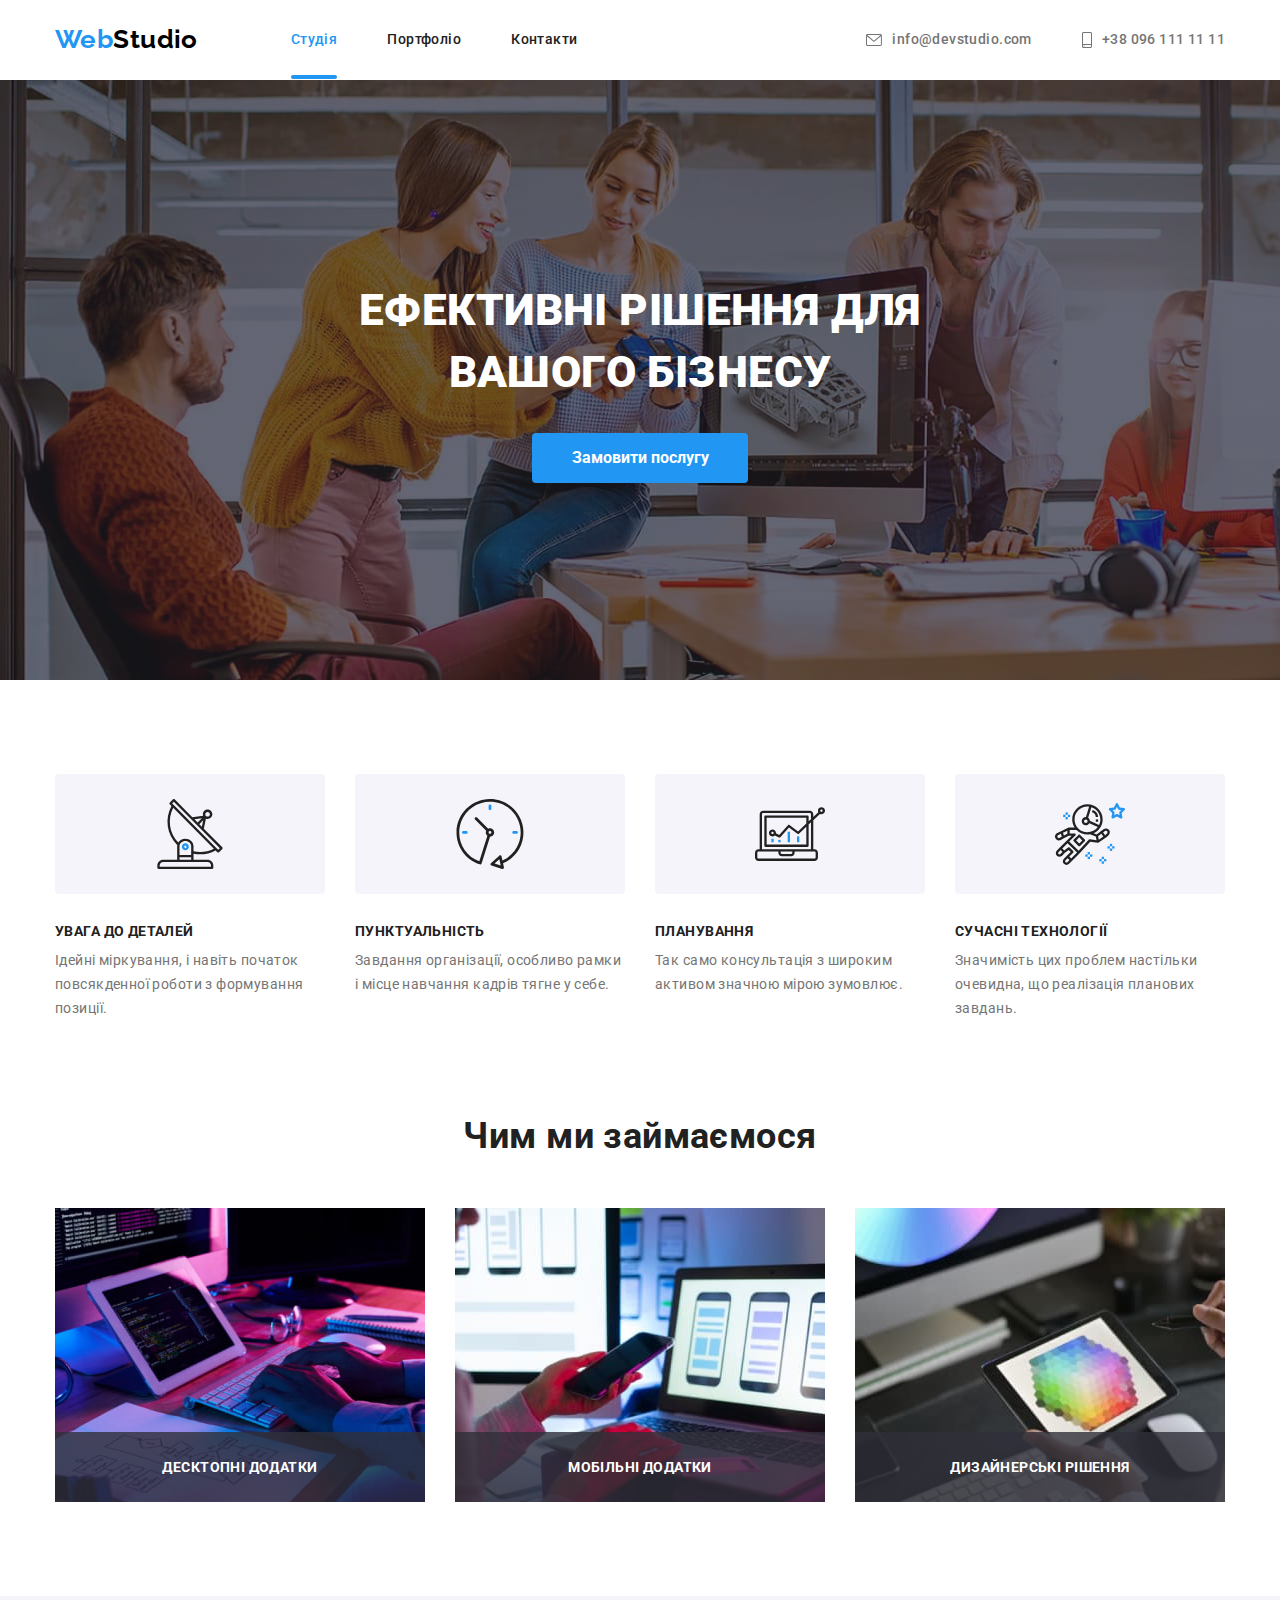
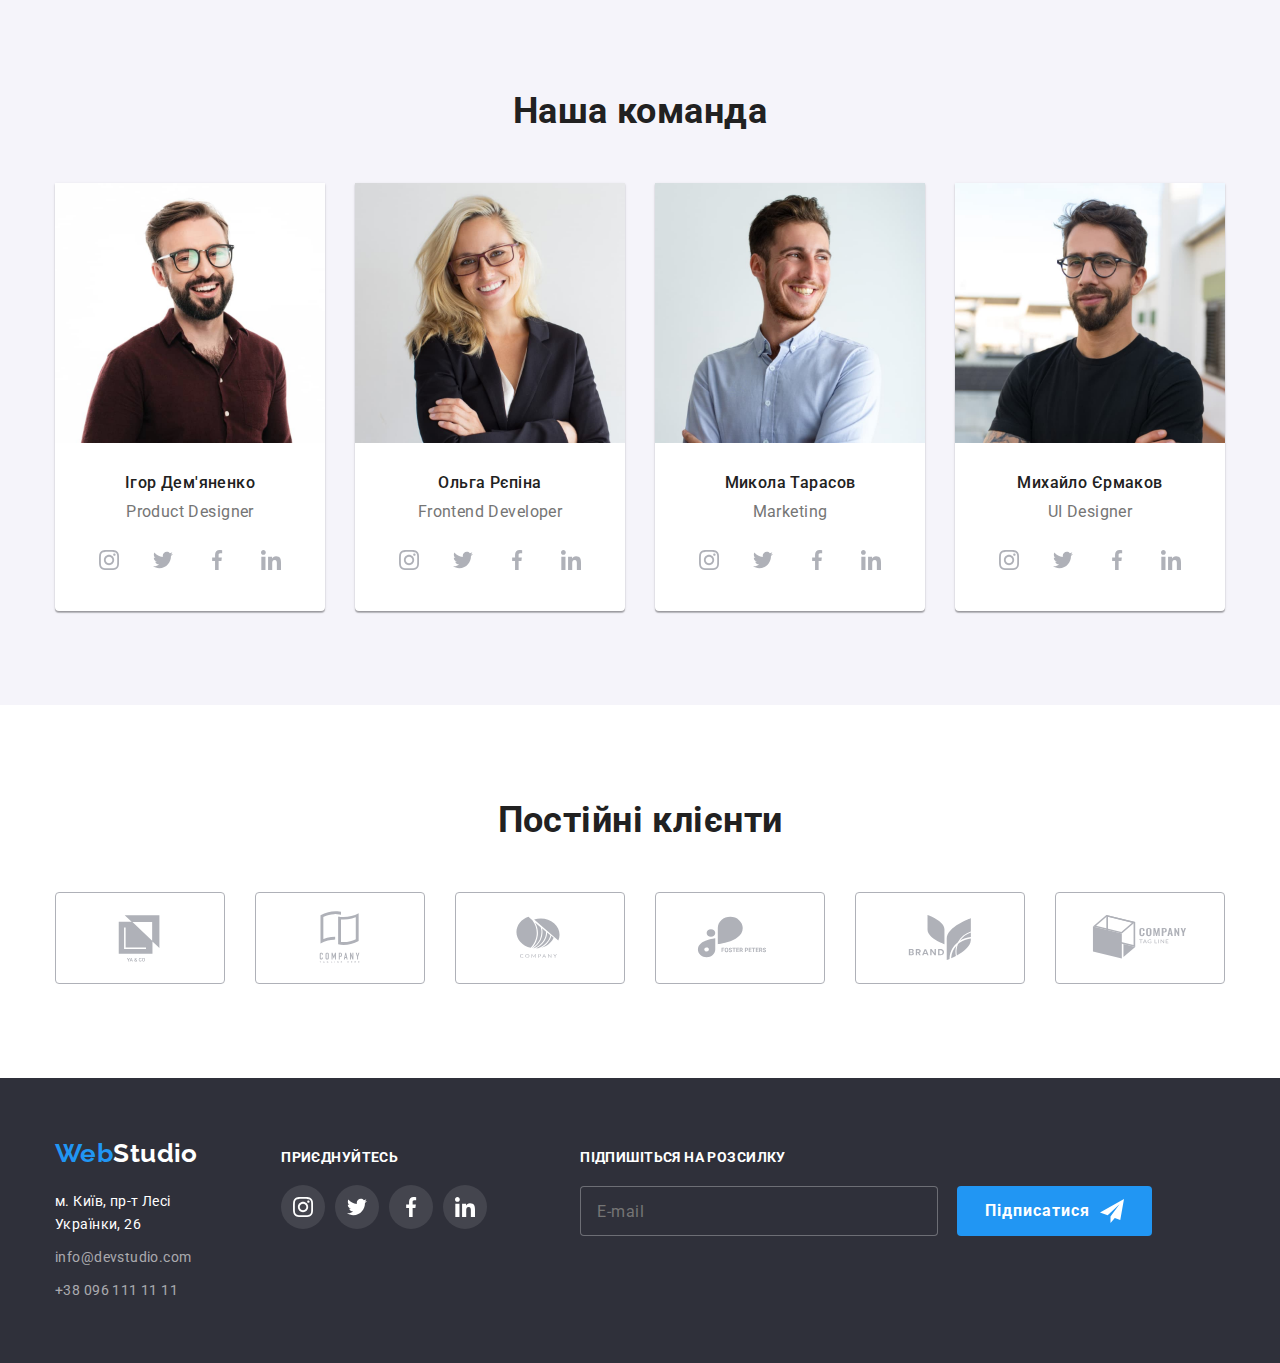
<file: index.html>
<!DOCTYPE html>
<html lang="en">
  <head>
    <meta charset="UTF-8" />
    <meta http-equiv="X-UA-Compatible" content="IE=edge" />
    <meta name="viewport" content="width=device-width, initial-scale=1.0" />
    <title>WebStudio</title>
    <link rel="stylesheet" href="./css/normalize.css" />
    <link rel="preconnect" href="https://fonts.googleapis.com" />
    <link rel="preconnect" href="https://fonts.gstatic.com" crossorigin />
    <link
      href="https://fonts.googleapis.com/css2?family=Raleway:wght@700&family=Roboto:wght@400;500;700;900&display=swap"
      rel="stylesheet"
    />
    <link rel="stylesheet" href="./css/styles.css" />
    <link rel="stylesheet" href="./potfolio.html" />
  </head>

  <body>
    <header>
      <div class="container header-container">
        <nav class="nav">
          <a href="index.html" class="logo">
            <span class="span-web">Web</span
            ><span class="span-studio">Studio</span>
          </a>

          <ul class="site-nav">
            <li><a href="" class="link current active"> Студія</a></li>
            <li><a href="./potfolio.html" class="link">Портфоліо</a></li>
            <li><a href="" class="link">Контакти</a></li>
          </ul>
        </nav>

        <ul class="auth-nav">
          <li>
            <a href="mailto:info@devstudio.com">
              <svg class="socials-item" width="16px" height="12px">
                <use href="./images/sprite.svg#envelope-hover"></use>
              </svg>
              info@devstudio.com
            </a>
          </li>
          <li>
            <a href="tel:+380961111111">
              <svg class="socials-item" width="10px" height="16px">
                <use href="./images/sprite.svg#smartphone"></use>
              </svg>
              +38 096 111 11 11</a
            >
          </li>
        </ul>
      </div>
    </header>

    <main>
      <section class="hero overlay">
        <div class="container">
          <h1 class="hero-title">Ефективні рішення для вашого бізнесу</h1>
          <button data-modal-open class="hero-button" type="button">
            Замовити послугу
          </button>
        </div>
      </section>

      <section class="features">
        <div class="container">
          <ul class="feature-list">
            <li>
              <div class="feature-item-box">
                <svg class="feature-item" width="70px" height="70px">
                  <use href="./images/sprite.svg#antenna"></use>
                </svg>
              </div>
              <h3 class="title">УВАГА ДО ДЕТАЛЕЙ</h3>
              <p class="text">
                Ідейні міркування, і навіть початок повсякденної роботи з
                формування позиції.
              </p>
            </li>

            <li>
              <div class="feature-item-box">
                <svg class="feature-item" width="70px" height="70px">
                  <use href="./images/sprite.svg#clock"></use>
                </svg>
              </div>
              <h3 class="title">ПУНКТУАЛЬНІСТЬ</h3>
              <p class="text">
                Завдання організації, особливо рамки і місце навчання кадрів
                тягне у себе.
              </p>
            </li>

            <li>
              <div class="feature-item-box">
                <svg class="feature-item" width="70px" height="70px">
                  <use href="./images/sprite.svg#diagram"></use>
                </svg>
              </div>
              <h3 class="title">ПЛАНУВАННЯ</h3>
              <p class="text">
                Так само консультація з широким активом значною мірою зумовлює.
              </p>
            </li>

            <li>
              <div class="feature-item-box">
                <svg class="feature-item" width="70px" height="70px">
                  <use href="./images/sprite.svg#astronaut"></use>
                </svg>
              </div>
              <h3 class="title">СУЧАСНІ ТЕХНОЛОГІЇ</h3>
              <p class="text">
                Значимість цих проблем настільки очевидна, що реалізація
                планових завдань.
              </p>
            </li>
          </ul>
        </div>
      </section>
      <section class="our-features">
        <div class="container">
          <h2 class="section-title">Чим ми займаємося</h2>
          <div class="feature-list-section">
            <ul>
              <li class="feature-list-item">
                <img
                  src="./images/box1.jpg"
                  alt="Процес написання коду"
                  width="370"
                  height="294"
                />
                <div class="feature-list-bgd">
                  <p>Десктопні додатки</p>
                </div>
              </li>
              <li class="feature-list-item">
                <img
                  src="./images/box2.jpg"
                  alt="Дизайнер розробляє макет сторінки"
                  width="370"
                  height="294"
                />
                <div class="feature-list-bgd">
                  <p>Мобільні додатки</p>
                </div>
              </li>
              <li class="feature-list-item">
                <img
                  src="./images/box3.jpg"
                  alt="Дизайнер обирає палітру кольорів"
                  width="370"
                  height="294"
                />
                <div class="feature-list-bgd">
                  <p>Дизайнерські рішення</p>
                </div>
              </li>
            </ul>
          </div>
        </div>
      </section>
      <section class="team">
        <div class="container">
          <h2 class="team-title">Наша команда</h2>
          <ul class="team-list">
            <li class="team-list-box">
              <img src="./images/igor.jpg" alt="Фото Ігора" width="270" />
              <h3 class="team-subtitle">Ігор Дем'яненко</h3>
              <p class="team-text">Product Designer</p>
              <ul class="team-socials">
                <li class="team-socials-link">
                  <a
                    class="socials-link"
                    href="https://www.instagram.com/"
                    aria-label="Instagram"
                    target="_blank"
                    rel="noopener noreferrer"
                  >
                    <svg class="team-socials-item" width="20px" height="20px">
                      <use href="./images/sprite.svg#instagram"></use>
                    </svg>
                  </a>
                </li>
                <li class="team-socials-link">
                  <a
                    class="socials-link"
                    href="https://twitter.com/"
                    aria-label="twitter"
                    target="_blank"
                    rel="noopener noreferrer"
                  >
                    <svg class="team-socials-item" width="20px" height="20px">
                      <use href="./images/sprite.svg#twitter"></use>
                    </svg>
                  </a>
                </li>
                <li class="team-socials-link">
                  <a
                    class="socials-link"
                    href="https://www.facebook.com/"
                    aria-label="facebook"
                    target="_blank"
                    rel="noopener noreferrer"
                  >
                    <svg class="team-socials-item" width="20px" height="20px">
                      <use href="./images/sprite.svg#facebook"></use>
                    </svg>
                  </a>
                </li>
                <li class="team-socials-link">
                  <a
                    class="socials-link"
                    href="https://www.linkedin.com/"
                    aria-label="linkedin"
                    target="_blank"
                    rel="noopener noreferrer"
                  >
                    <svg class="team-socials-item" width="20px" height="20px">
                      <use href="./images/sprite.svg#linkedin"></use>
                    </svg>
                  </a>
                </li>
              </ul>
            </li>
            <li class="team-list-box">
              <img src="./images/olga.jpg" alt="Фото Ольги" width="270" />
              <h3 class="team-subtitle">Ольга Рєпіна</h3>
              <p class="team-text">Frontend Developer</p>
              <ul class="team-socials">
                <li class="team-socials-link">
                  <a
                    class="socials-link"
                    href="https://www.instagram.com/"
                    aria-label="Instagram"
                    target="_blank"
                    rel="noopener noreferrer"
                  >
                    <svg class="team-socials-item" width="20px" height="20px">
                      <use href="./images/sprite.svg#instagram"></use>
                    </svg>
                  </a>
                </li>
                <li class="team-socials-link">
                  <a
                    class="socials-link"
                    href="https://twitter.com/"
                    aria-label="twitter"
                    target="_blank"
                    rel="noopener noreferrer"
                  >
                    <svg class="team-socials-item" width="20px" height="20px">
                      <use href="./images/sprite.svg#twitter"></use>
                    </svg>
                  </a>
                </li>
                <li class="team-socials-link">
                  <a
                    class="socials-link"
                    href="https://www.facebook.com/"
                    aria-label="facebook"
                    target="_blank"
                    rel="noopener noreferrer"
                  >
                    <svg class="team-socials-item" width="20px" height="20px">
                      <use href="./images/sprite.svg#facebook"></use>
                    </svg>
                  </a>
                </li>
                <li class="team-socials-link">
                  <a
                    class="socials-link"
                    href="https://www.linkedin.com/"
                    aria-label="linkedin"
                    target="_blank"
                    rel="noopener noreferrer"
                  >
                    <svg class="team-socials-item" width="20px" height="20px">
                      <use href="./images/sprite.svg#linkedin"></use>
                    </svg>
                  </a>
                </li>
              </ul>
            </li>
            <li class="team-list-box">
              <img src="./images/mykola.jpg" alt="Фото Миколи" width="270" />
              <h3 class="team-subtitle">Микола Тарасов</h3>
              <p class="team-text">Marketing</p>
              <ul class="team-socials">
                <li class="team-socials-link">
                  <a
                    class="socials-link"
                    href="https://www.instagram.com/"
                    aria-label="Instagram"
                    target="_blank"
                    rel="noopener noreferrer"
                  >
                    <svg class="team-socials-item" width="20px" height="20px">
                      <use href="./images/sprite.svg#instagram"></use>
                    </svg>
                  </a>
                </li>
                <li class="team-socials-link">
                  <a
                    class="socials-link"
                    href="https://twitter.com/"
                    aria-label="twitter"
                    target="_blank"
                    rel="noopener noreferrer"
                  >
                    <svg class="team-socials-item" width="20px" height="20px">
                      <use href="./images/sprite.svg#twitter"></use>
                    </svg>
                  </a>
                </li>
                <li class="team-socials-link">
                  <a
                    class="socials-link"
                    href="https://www.facebook.com/"
                    aria-label="facebook"
                    target="_blank"
                    rel="noopener noreferrer"
                  >
                    <svg class="team-socials-item" width="20px" height="20px">
                      <use href="./images/sprite.svg#facebook"></use>
                    </svg>
                  </a>
                </li>
                <li class="team-socials-link">
                  <a
                    class="socials-link"
                    href="https://www.linkedin.com/"
                    aria-label="linkedin"
                    target="_blank"
                    rel="noopener noreferrer"
                  >
                    <svg class="team-socials-item" width="20px" height="20px">
                      <use href="./images/sprite.svg#linkedin"></use>
                    </svg>
                  </a>
                </li>
              </ul>
            </li>
            <li class="team-list-box">
              <img src="./images/mykhailo.jpg" alt="Фото Михайла" width="270" />
              <h3 class="team-subtitle">Михайло Єрмаков</h3>
              <p class="team-text">UI Designer</p>
              <ul class="team-socials">
                <li class="team-socials-link">
                  <a
                    class="socials-link"
                    href="https://www.instagram.com/"
                    aria-label="Instagram"
                    target="_blank"
                    rel="noopener noreferrer"
                  >
                    <svg class="team-socials-item" width="20px" height="20px">
                      <use href="./images/sprite.svg#instagram"></use>
                    </svg>
                  </a>
                </li>
                <li class="team-socials-link">
                  <a
                    class="socials-link"
                    href="https://twitter.com/"
                    aria-label="twitter"
                    target="_blank"
                    rel="noopener noreferrer"
                  >
                    <svg class="team-socials-item" width="20px" height="20px">
                      <use href="./images/sprite.svg#twitter"></use>
                    </svg>
                  </a>
                </li>
                <li class="team-socials-link">
                  <a
                    class="socials-link"
                    href="https://www.facebook.com/"
                    aria-label="facebook"
                    target="_blank"
                    rel="noopener noreferrer"
                  >
                    <svg class="team-socials-item" width="20px" height="20px">
                      <use href="./images/sprite.svg#facebook"></use>
                    </svg>
                  </a>
                </li>
                <li class="team-socials-link">
                  <a
                    class="socials-link"
                    href="https://www.linkedin.com/"
                    aria-label="linkedin"
                    target="_blank"
                    rel="noopener noreferrer"
                  >
                    <svg class="team-socials-item" width="20px" height="20px">
                      <use href="./images/sprite.svg#linkedin"></use>
                    </svg>
                  </a>
                </li>
              </ul>
            </li>
          </ul>
        </div>
      </section>

      <section class="clients">
        <div class="container">
          <h2 class="team-title">Постійні клієнти</h2>
          <ul class="clients-list">
            <li class="clients-link-box">
              <a
                class="clients-link"
                href="#"
                aria-label="group"
                target="_blank"
                rel="noopener noreferrer"
              >
                <svg class="clients-item" width="106px" height="60px">
                  <use href="./images/sprite.svg#first"></use>
                </svg>
              </a>
            </li>

            <li class="clients-link-box">
              <a
                class="clients-link"
                href="#"
                aria-label="group"
                target="_blank"
                rel="noopener noreferrer"
              >
                <svg class="clients-item" width="106px" height="60px">
                  <use href="./images/sprite.svg#secondd"></use>
                </svg>
              </a>
            </li>
            <li class="clients-link-box">
              <a
                class="clients-link"
                href="#"
                aria-label="group"
                target="_blank"
                rel="noopener noreferrer"
              >
                <svg class="clients-item" width="106px" height="60px">
                  <use href="./images/sprite.svg#thirdd"></use>
                </svg>
              </a>
            </li>
            <li class="clients-link-box">
              <a
                class="clients-link"
                href="#"
                aria-label="group"
                target="_blank"
                rel="noopener noreferrer"
              >
                <svg class="clients-item" width="106px" height="60px">
                  <use href="./images/sprite.svg#fourth"></use>
                </svg>
              </a>
            </li>

            <li class="clients-link-box">
              <a
                class="clients-link"
                href="#"
                aria-label="group"
                target="_blank"
                rel="noopener noreferrer"
              >
                <svg class="clients-item" width="106px" height="60px">
                  <use href="./images/sprite.svg#fifth"></use>
                </svg>
              </a>
            </li>

            <li class="clients-link-box">
              <a
                class="clients-link"
                href="#"
                aria-label="group"
                target="_blank"
                rel="noopener noreferrer"
              >
                <svg class="clients-item" width="106px" height="60px">
                  <use href="./images/sprite.svg#sixth"></use>
                </svg>
              </a>
            </li>
          </ul>
        </div>
      </section>
    </main>

    <footer>
      <div class="container footer-container">
        <div class="footer-first-box">
          <a class="footer-logo" href="./index.html"
            ><span class="span-web">Web</span
            ><span class="white-studio">Studio</span></a
          >
          <address class="footer-address">
            <a
              class="map"
              href="https://goo.gl/maps/RUZHMx7vCEXSRvLN9"
              target="_blank"
              rel="noopener norefferer"
              >м. Київ, пр-т Лесі Українки, 26</a
            >
            <ul class="contact">
              <li>
                <a href="mailto:info@devstudio.com">info@devstudio.com</a>
              </li>
              <li><a href="tel:+380961111111">+38 096 111 11 11</a></li>
            </ul>
          </address>
        </div>
        <div class="footer-second-box">
          <p class="socials-title">приєднуйтесь</p>
          <ul class="footer-socials">
            <li class="footer-socials-link">
              <a
                class="footer-link"
                href="https://www.instagram.com/"
                aria-label="Instagram"
                target="_blank"
                rel="noopener noreferrer"
              >
                <svg class="footer-socials-item" width="20px" height="20px">
                  <use href="./images/sprite.svg#instagram"></use>
                </svg>
              </a>
            </li>
            <li class="footer-socials-link">
              <a
                class="footer-link"
                href="https://twitter.com/"
                aria-label="twitter"
                target="_blank"
                rel="noopener noreferrer"
              >
                <svg class="footer-socials-item" width="20px" height="20px">
                  <use href="./images/sprite.svg#twitter"></use>
                </svg>
              </a>
            </li>
            <li class="footer-socials-link">
              <a
                class="footer-link"
                href="https://www.facebook.com/"
                aria-label="facebook"
                target="_blank"
                rel="noopener noreferrer"
              >
                <svg class="footer-socials-item" width="20px" height="20px">
                  <use href="./images/sprite.svg#facebook"></use>
                </svg>
              </a>
            </li>
            <li class="footer-socials-link">
              <a
                class="footer-link"
                href="https://www.linkedin.com/"
                aria-label="linkedin"
                target="_blank"
                rel="noopener noreferrer"
              >
                <svg class="footer-socials-item" width="20px" height="20px">
                  <use href="./images/sprite.svg#linkedin"></use>
                </svg>
              </a>
            </li>
          </ul>
        </div>
        <div class="footer-follow">
          <form class="footer-form">
            <label>
              <span class="footer-follow-subscribe"
                >Підпишіться на розсилку</span
              >
              <input
                type="text"
                name="email"
                placeholder="E-mail"
                class="footer-follow-input"
              />
            </label>

            <button type="submit" class="footer-button-subscribe">
              Підписатися
              <img
                class="telegram-footer-button"
                src="./images/icons/icon-send.svg"
                alt=""
                width="24"
                height="24"
              />
            </button>
          </form>
        </div>
      </div>
    </footer>

    <div class="backdrop is-hidden" data-modal>
      <div class="modal">
        <button type="button" class="close-button" data-modal-close>
          <svg class="close-black" width="18" height="18">
            <use href="./images/sprite.svg#close-black"></use>
          </svg>
        </button>

        <p class="modal-title">Залиште свої дані, ми вам передзвонимо</p>

        <form class="modal-form">
          <div class="form-field">
            <label for="name" class="form-label">Ім'я</label>
            <input class="form-input" type="text" name="name" id="name" />

            <svg class="form-icon" width="18" height="18">
              <use href="./images/sprite.svg#person"></use>
            </svg>
          </div>
          <div class="form-field">
            <label for="tel" class="form-label">Телефон</label>
            <input class="form-input" type="tel" name="tel" id="tel" />
            <svg class="form-icon" width="18" height="18">
              <use href="./images/sprite.svg#phone"></use>
            </svg>
          </div>
          <div class="form-field">
            <label for="mail" class="form-label">Пошта</label>
            <input class="form-input" type="mail" name="mail" id="mail" />
            <svg class="form-icon" width="18" height="18">
              <use href="./images/sprite.svg#email"></use>
            </svg>
          </div>
          <div class="form-field">
            <label for="comment" class="form-label">Коментар</label>
            <textarea
              class="comment"
              name="comment"
              id="comment"
              rows="6"
              placeholder="Введіть текст"
            ></textarea>
          </div>
          <div class="checkbox">
            <label class="checkbox-label">
              <input
                class="checkbox-input"
                type="checkbox"
                name="agree"
                value="agree"
              />
              <span class="icon"></span>
              <span class="checkbox-agreement"
                >Погоджуюся з розсилкою та приймаю
              </span>
              <a href="#">Умови договору</a>
            </label>
          </div>
          <button class="form-btn" type="submit">Відправити</button>
        </form>
      </div>
    </div>
    <script src="./js/modal.js"></script>
  </body>
</html>
</file>
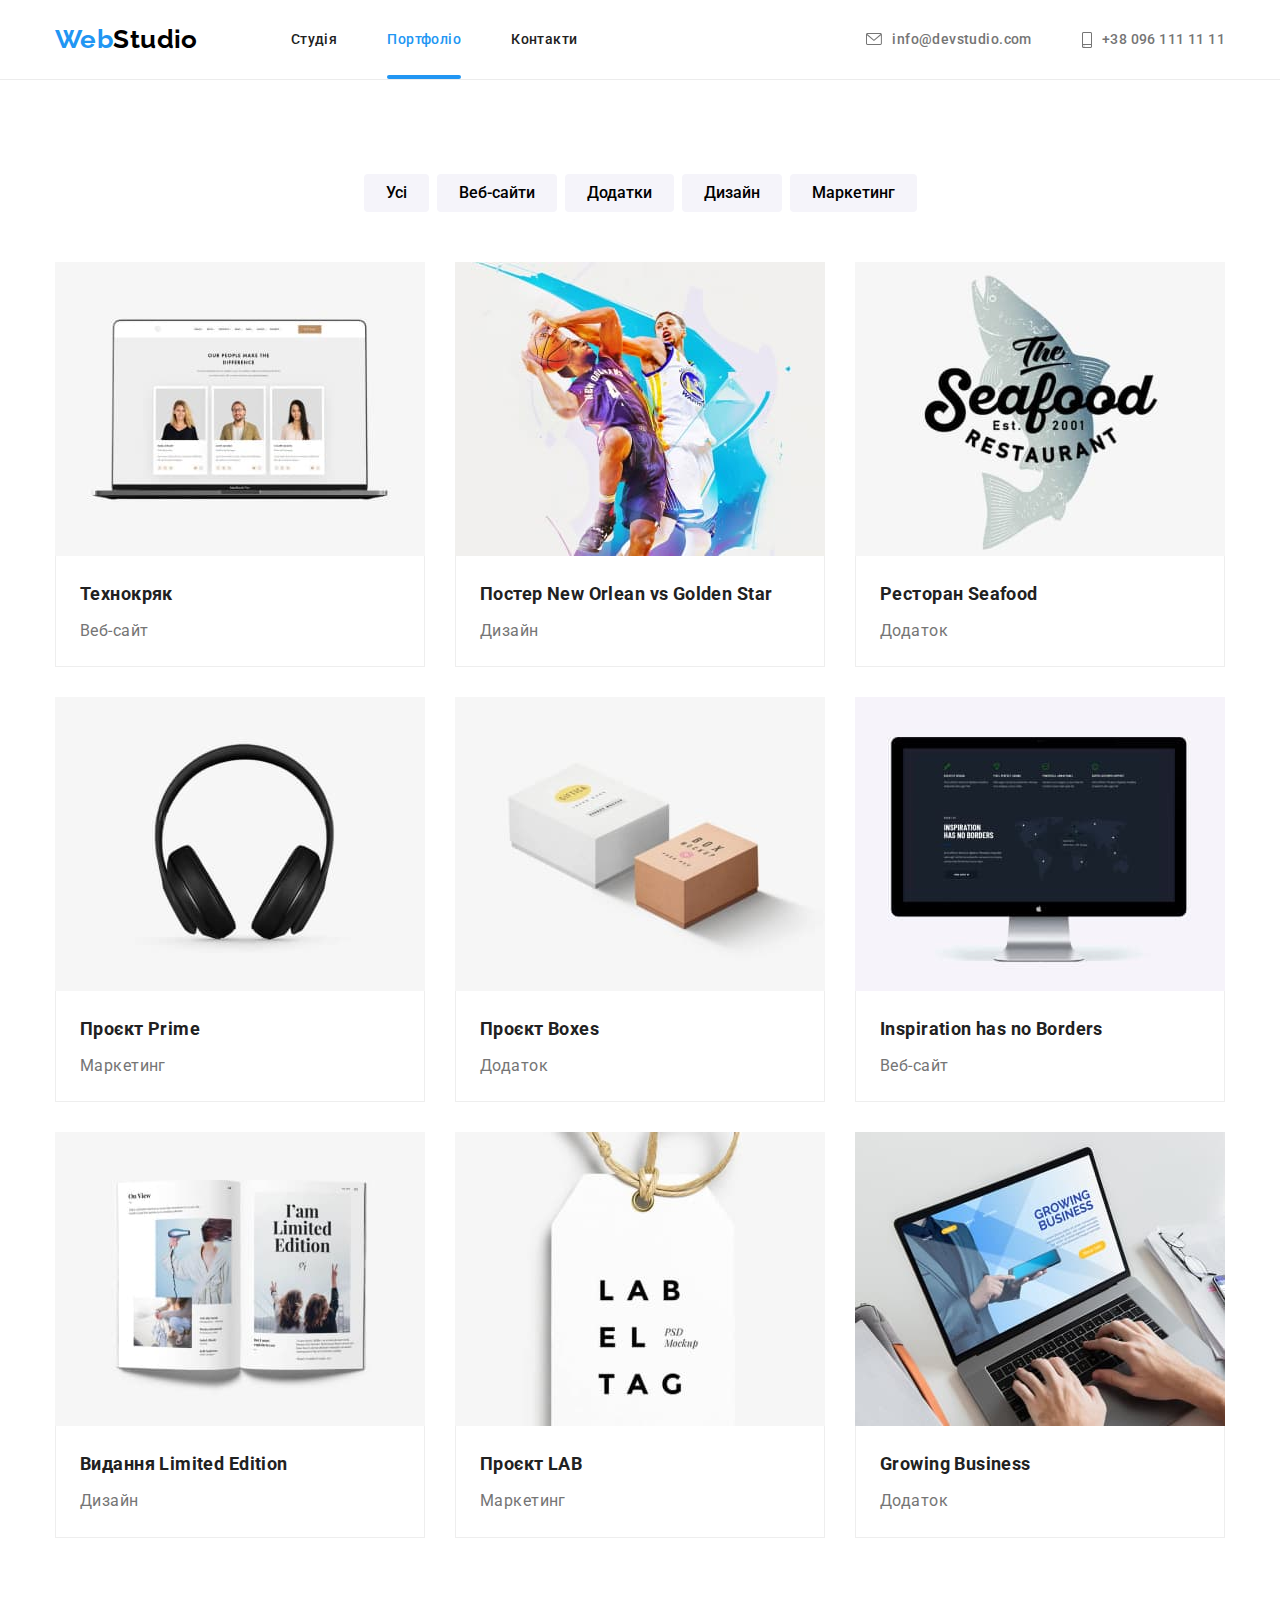
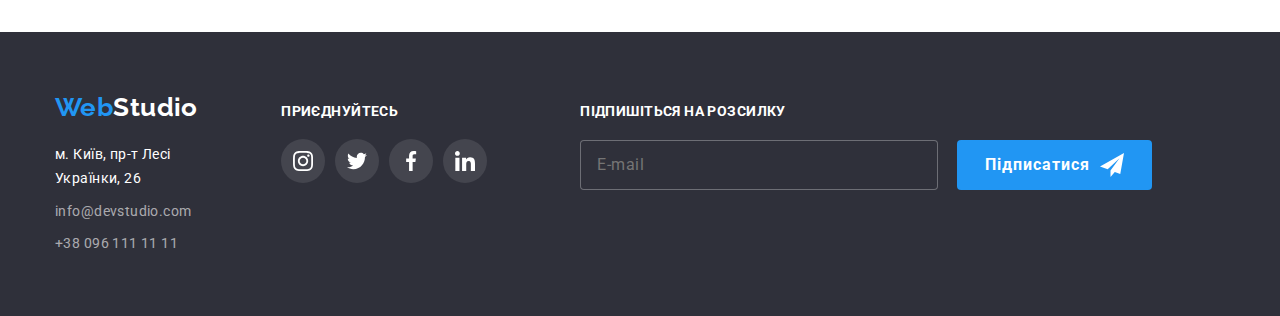
<file: potfolio.html>
<!DOCTYPE html>
<html lang="en">
  <head>
    <meta charset="UTF-8" />
    <meta http-equiv="X-UA-Compatible" content="IE=edge" />
    <meta name="viewport" content="width=device-width, initial-scale=1.0" />
    <title>Портфоліо</title>
    <link rel="stylesheet" href="./css/normalize.css" />
    <link rel="preconnect" href="https://fonts.googleapis.com" />
    <link rel="preconnect" href="https://fonts.gstatic.com" crossorigin />
    <link
      href="https://fonts.googleapis.com/css2?family=Raleway:wght@700&family=Roboto:wght@400;500;700;900&display=swap"
      rel="stylesheet"
    />
    <link rel="stylesheet" href="./css/styles.css" />
    <link rel="stylesheet" href="./css/portfolio.css" />
  </head>

  <body>
    <header>
      <div class="container header-container">
        <nav class="nav">
          <a href="index.html" class="logo">
            <span class="span-web">Web</span
            ><span class="span-studio">Studio</span>
          </a>

          <ul class="site-nav">
            <li><a href="./index.html" class="link"> Студія</a></li>
            <li>
              <a href="./potfolio.html" class="link current active"
                >Портфоліо</a
              >
            </li>
            <li><a href="" class="link">Контакти</a></li>
          </ul>
        </nav>

        <ul class="auth-nav">
          <li>
            <a href="mailto:info@devstudio.com">
              <svg class="socials-item" width="16px" height="12px">
                <use href="./images/sprite.svg#envelope-hover"></use>
              </svg>
              info@devstudio.com
            </a>
          </li>
          <li>
            <a href="tel:+380961111111">
              <svg class="socials-item" width="10px" height="16px">
                <use href="./images/sprite.svg#smartphone"></use>
              </svg>
              +38 096 111 11 11</a
            >
          </li>
        </ul>
      </div>
    </header>

    <main>
      <section class="content">
        <div class="container">
          <h1 class="projects-headline">Проекти WebStudio</h1>
          <ul class="filter-list">
            <li>
              <button class="button list" type="button">Усі</button>
            </li>
            <li>
              <button class="button list" type="button">Веб-сайти</button>
            </li>
            <li>
              <button class="button list" type="button">Додатки</button>
            </li>
            <li>
              <button class="button list" type="button">Дизайн</button>
            </li>
            <li>
              <button class="button list" type="button">Маркетинг</button>
            </li>
          </ul>

          <ul class="content-features">
            <li class="content-features-list">
              <a class="content-features-link" href="">
                <div class="content-first-overlay">
                  <img
                    src="./images/img-portfolio/techno.jpg"
                    alt="Фото проєкта"
                    width="370"
                  />
                  <div class="content-overlay">
                    <p class="text-overlay">
                      Ресурс пропонує комплексні пропозиції з різним рівнем
                      функціоналу та сервісів. Все це дозволить відвідувачу
                      отримати вичерпні відомості про компанію чи приватну
                      особу.
                    </p>
                  </div>
                </div>
                <div class="content-box">
                  <h2>Технокряк</h2>
                  <p class="content-box-text">Веб-сайт</p>
                </div>
              </a>
            </li>
            <li class="content-features-list">
              <a class="content-features-link" href="">
                <div class="content-first-overlay">
                  <img
                    src="./images/img-portfolio/poster.jpg"
                    alt="Фото постера"
                    width="370"
                  />
                  <div class="content-overlay">
                    <p class="text-overlay">
                      Ресурс пропонує комплексні пропозиції з різним рівнем
                      функціоналу та сервісів. Все це дозволить відвідувачу
                      отримати вичерпні відомості про компанію чи приватну
                      особу.
                    </p>
                  </div>
                </div>
                <div class="content-box">
                  <h2>Постер New Orlean vs Golden Star</h2>
                  <p class="content-box-text">Дизайн</p>
                </div>
              </a>
            </li>
            <li class="content-features-list">
              <a class="content-features-link" href="">
                <div class="content-first-overlay">
                  <img
                    src="./images/img-portfolio/rest.jpg"
                    alt="Логотип закладу"
                    width="370"
                  />
                  <div class="content-overlay">
                    <p class="text-overlay">
                      Ресурс пропонує комплексні пропозиції з різним рівнем
                      функціоналу та сервісів. Все це дозволить відвідувачу
                      отримати вичерпні відомості про компанію чи приватну
                      особу.
                    </p>
                  </div>
                </div>
                <div class="content-box">
                  <h2>Ресторан Seafood</h2>
                  <p class="content-box-text">Додаток</p>
                </div>
              </a>
            </li>
            <li class="content-features-list">
              <a class="content-features-link" href="">
                <div class="content-first-overlay">
                  <img
                    src="./images/img-portfolio/prime.jpg"
                    alt="Фото проєкта"
                    width="370"
                  />
                  <div class="content-overlay">
                    <p class="text-overlay">
                      Ресурс пропонує комплексні пропозиції з різним рівнем
                      функціоналу та сервісів. Все це дозволить відвідувачу
                      отримати вичерпні відомості про компанію чи приватну
                      особу.
                    </p>
                  </div>
                </div>
                <div class="content-box">
                  <h2>Проєкт Prime</h2>
                  <p class="content-box-text">Маркетинг</p>
                </div>
              </a>
            </li>
            <li class="content-features-list">
              <a class="content-features-link" href="">
                <div class="content-first-overlay">
                  <img
                    src="./images/img-portfolio/boxes.jpg"
                    alt="Фото проєкта"
                    width="370"
                  />
                  <div class="content-overlay">
                    <p class="text-overlay">
                      Ресурс пропонує комплексні пропозиції з різним рівнем
                      функціоналу та сервісів. Все це дозволить відвідувачу
                      отримати вичерпні відомості про компанію чи приватну
                      особу.
                    </p>
                  </div>
                </div>
                <div class="content-box">
                  <h2>Проєкт Boxes</h2>
                  <p class="content-box-text">Додаток</p>
                </div>
              </a>
            </li>
            <li class="content-features-list">
              <a class="content-features-link" href="">
                <div class="content-first-overlay">
                  <img
                    src="./images/img-portfolio/inspiration.jpg"
                    alt="Фото веб-сайта"
                    width="370"
                  />
                  <div class="content-overlay">
                    <p class="text-overlay">
                      Ресурс пропонує комплексні пропозиції з різним рівнем
                      функціоналу та сервісів. Все це дозволить відвідувачу
                      отримати вичерпні відомості про компанію чи приватну
                      особу.
                    </p>
                  </div>
                </div>
                <div class="content-box">
                  <h2>Inspiration has no Borders</h2>
                  <p class="content-box-text">Веб-сайт</p>
                </div>
              </a>
            </li>
            <li class="content-features-list">
              <a class="content-features-link" href="">
                <div class="content-first-overlay">
                  <img
                    src="./images/img-portfolio/edition.jpg"
                    alt="Фото видання"
                    width="370"
                  />
                  <div class="content-overlay">
                    <p class="text-overlay">
                      Ресурс пропонує комплексні пропозиції з різним рівнем
                      функціоналу та сервісів. Все це дозволить відвідувачу
                      отримати вичерпні відомості про компанію чи приватну
                      особу.
                    </p>
                  </div>
                </div>
                <div class="content-box">
                  <h2>Видання Limited Edition</h2>
                  <p class="content-box-text">Дизайн</p>
                </div>
              </a>
            </li>
            <li class="content-features-list">
              <a class="content-features-link" href="">
                <div class="content-first-overlay">
                  <img
                    src="./images/img-portfolio/lab.jpg"
                    alt="Фото проєкта"
                    width="370"
                  />
                  <div class="content-overlay">
                    <p class="text-overlay">
                      Ресурс пропонує комплексні пропозиції з різним рівнем
                      функціоналу та сервісів. Все це дозволить відвідувачу
                      отримати вичерпні відомості про компанію чи приватну
                      особу.
                    </p>
                  </div>
                </div>
                <div class="content-box">
                  <h2>Проєкт LAB</h2>
                  <p class="content-box-text">Маркетинг</p>
                </div>
              </a>
            </li>
            <li class="content-features-list">
              <a class="content-features-link" href="">
                <div class="content-first-overlay">
                  <img
                    src="./images/img-portfolio/business.jpg"
                    alt="Фото додатку"
                    width="370"
                  />
                  <div class="content-overlay">
                    <p class="text-overlay">
                      Ресурс пропонує комплексні пропозиції з різним рівнем
                      функціоналу та сервісів. Все це дозволить відвідувачу
                      отримати вичерпні відомості про компанію чи приватну
                      особу.
                    </p>
                  </div>
                </div>
                <div class="content-box">
                  <h2>Growing Business</h2>
                  <p class="content-box-text">Додаток</p>
                </div>
              </a>
            </li>
          </ul>
        </div>
      </section>
    </main>

    <footer>
      <div class="container footer-container">
        <div class="footer-first-box">
          <a class="footer-logo" href="./index.html"
            ><span class="span-web">Web</span
            ><span class="white-studio">Studio</span></a
          >
          <address class="footer-address">
            <a
              class="map"
              href="https://goo.gl/maps/RUZHMx7vCEXSRvLN9"
              target="_blank"
              rel="noopener norefferer"
              >м. Київ, пр-т Лесі Українки, 26</a
            >
            <ul class="contact">
              <li>
                <a href="mailto:info@devstudio.com">info@devstudio.com</a>
              </li>
              <li><a href="tel:+380961111111">+38 096 111 11 11</a></li>
            </ul>
          </address>
        </div>

        <div class="footer-second-box">
          <p class="socials-title">приєднуйтесь</p>
          <ul class="footer-socials">
            <li class="footer-socials-link">
              <a
                class="footer-link"
                href="https://www.instagram.com/"
                aria-label="Instagram"
                target="_blank"
                rel="noopener noreferrer"
              >
                <svg class="footer-socials-item" width="20px" height="20px">
                  <use href="./images/sprite.svg#instagram"></use>
                </svg>
              </a>
            </li>
            <li class="footer-socials-link">
              <a
                class="footer-link"
                href="https://twitter.com/"
                aria-label="twitter"
                target="_blank"
                rel="noopener noreferrer"
              >
                <svg class="footer-socials-item" width="20px" height="20px">
                  <use href="./images/sprite.svg#twitter"></use>
                </svg>
              </a>
            </li>
            <li class="footer-socials-link">
              <a
                class="footer-link"
                href="https://www.facebook.com/"
                aria-label="facebook"
                target="_blank"
                rel="noopener noreferrer"
              >
                <svg class="footer-socials-item" width="20px" height="20px">
                  <use href="./images/sprite.svg#facebook"></use>
                </svg>
              </a>
            </li>
            <li class="footer-socials-link">
              <a
                class="footer-link"
                href="https://www.linkedin.com/"
                aria-label="linkedin"
                target="_blank"
                rel="noopener noreferrer"
              >
                <svg class="footer-socials-item" width="20px" height="20px">
                  <use href="./images/sprite.svg#linkedin"></use>
                </svg>
              </a>
            </li>
          </ul>
        </div>
        <div class="footer-follow">
          <form class="footer-form">
            <label>
              <span class="footer-follow-subscribe"
                >Підпишіться на розсилку</span
              >
              <input
                type="text"
                name="email"
                placeholder="E-mail"
                class="footer-follow-input"
              />
            </label>

            <button type="submit" class="footer-button-subscribe">
              Підписатися
              <img
                class="telegram-footer-button"
                src="./images/icons/icon-send.svg"
                alt=""
                width="24"
                height="24"
              />
            </button>
          </form>
        </div>
      </div>
    </footer>
  </body>
</html>
</file>
<file: css/styles.css>
:root {
  --main-text-color: #212121;
  --secondary-text-color: #757575;
  --white-color: rgb(255, 255, 255);
  --accent: #2196f3;
  --grey: rgba(255, 255, 255, 0.6);
  --secondary-background-color: #f5f4fa;
  --black: #000;
  --dark-grey-color: #2f303a;
}

/* reset */

h1,
h2,
h3,
h4,
h5,
h6,
p {
  margin: 0;
}

a {
  text-decoration: none;
}

ul {
  padding: 0;
  margin: 0;
  list-style: none;
}

body {
  background-color: var(--white-color);
  color: var(--main-text-color);
  font-family: "Roboto", sans-serif;
  font-size: 14px;
  letter-spacing: 0.03em;
}

header {
  height: 80px;
  display: flex;
  align-items: center;
  border-bottom: 1px solid var(--border-color);
}

img {
  display: block;
}

.overlay {
  height: 600px;
  max-width: 1600px;
  margin-left: auto;
  margin-right: auto;
  background-image: linear-gradient(
      to right,
      rgba(47, 48, 58, 0.4),
      rgba(47, 48, 58, 0.4)
    ),
    url(../images/hero.jpg);
  background-repeat: no-repeat;
}

.container {
  width: 1200px;
  padding: 0 15px;
  margin-left: auto;
  margin-right: auto;
}

.header-container {
  display: flex;
}

.nav {
  display: flex;
}

.logo {
  font-family: Raleway;
  font-size: 26px;
  line-height: 1.2;
  font-weight: 700;
  text-decoration: none;
}

.span-web {
  color: var(--accent);
}

.span-studio {
  color: var(--black);
}

.site-nav {
  font-size: 14px;
  line-height: 1.1;
  font-weight: 500;
  display: flex;
  gap: 50px;
  margin-left: 93px;
  align-items: center;
}

.site-nav .link:hover,
.site-nav .link:focus {
  color: var(--accent);

  transition-property: color;
  transition-duration: 250ms;
  transition-timing-function: cubic-bezier(0.4, 0, 0.2, 1);
}

.link {
  position: relative;
  padding: 32px 0;
}

.link.active::after {
  position: absolute;
  left: 0;
  bottom: 0;
  content: "";
  display: block;
  width: 100%;
  height: 4px;
  background-color: var(--accent);
  border-radius: 2px;
  transition-property: background-color;
  transition-duration: 250ms;
  transition-timing-function: cubic-bezier(0.4, 0, 0.2, 1);
}

.site-nav .link.current {
  color: var(--accent);
}

.site-nav a {
  text-decoration: none;
  color: var(--main-text-color);
}

.auth-nav {
  font-size: 14px;
  line-height: 1.1;
  font-weight: 500;
  display: flex;
  margin-left: auto;
  gap: 50px;
  align-items: center;
}

.auth-nav a {
  color: var(--secondary-text-color);
  text-decoration: none;
  display: flex;
  align-items: center;
  gap: 10px;
}

.auth-nav a:hover,
.auth-nav a:focus {
  color: var(--accent);

  transition-property: color;
  transition-duration: 250ms;
  transition-timing-function: cubic-bezier(0.4, 0, 0.2, 1);
}

.socials-item {
  fill: currentColor;
}

.socials-item:hover,
.socials-item:focus {
  fill: var(--accent);

  transition-property: fill;
  transition-duration: 250ms;
  transition-timing-function: cubic-bezier(0.4, 0, 0.2, 1);
}

/* Hero */

.hero {
  background-color: var(--dark-grey-color);
  text-align: center;
  padding-top: 200px;
  padding-bottom: 200px;
}

.hero-title {
  color: var(--white-color);
  font-size: 44px;
  line-height: 1.4;
  font-weight: 900;
  text-transform: uppercase;
  margin-bottom: 30px;
  width: 696px;
  margin-left: auto;
  margin-right: auto;
}

.hero-button {
  background-color: var(--accent);
  color: var(--white-color);

  font-size: 16px;
  line-height: 1.9;
  width: 216px;
  height: 50px;
  border-radius: 4px;
  font-weight: 700;

  cursor: pointer;
  border-style: none;
}

/*      Features      */

.features {
  background-color: var(--white-color);
  padding-top: 94px;
  padding-bottom: 94px;
}

.feature-list {
  display: flex;
  gap: 30px;
}

.feature-item-box {
  background-color: var(--secondary-background-color);
  display: flex;
  justify-content: center;
  align-items: center;
  width: 270px;
  height: 120px;
  margin-bottom: 30px;
  border-radius: 4px;
}

.title {
  font-size: 14px;
  line-height: 1.1;
  font-weight: 700;
  text-transform: uppercase;
  margin-bottom: 10px;
}

.our-features {
  padding-bottom: 94px;
}

.text {
  font-size: 14px;
  line-height: 1.7;
  color: var(--secondary-text-color);
}

.feature-list-section {
  justify-content: space-between;
}

.feature-list-section ul {
  display: flex;
  gap: 30px;
}

.section-title {
  font-size: 36px;
  line-height: 1.2;
  font-weight: 700;
  text-align: center;
  margin-bottom: 50px;
}

.section-title img {
  width: 370px;
}

.feature-list-item {
  position: relative;
}

.feature-list-bgd {
  display: block;
  position: absolute;
  background-color: rgba(47, 48, 58, 0.8);
  height: 70px;
  bottom: 0;
  text-align: center;
  width: 370px;
  padding-top: 27px;
}

.feature-list-item p {
  color: var(--white-color);
  height: 16px;
  font-weight: 700;
  font-size: 14px;
  line-height: 16px;
  letter-spacing: 0.03em;
  text-transform: uppercase;
  white-space: nowrap;
}

/* Team */

.team {
  background-color: var(--secondary-background-color);
  padding-top: 94px;
  padding-bottom: 94px;
}

.team-title {
  font-size: 36px;
  line-height: 1.2;
  font-weight: 700;
  text-align: center;
  margin-bottom: 50px;
}

.team-subtitle {
  font-size: 16px;
  line-height: 1.2;
  font-weight: 500;
  margin: 30px 0 10px 0;
}

.team-text {
  color: var(--secondary-text-color);
  font-size: 16px;
  line-height: 1.2;
  margin-bottom: 16px;
}

.team-list {
  display: flex;
  gap: 30px;
}

.team-list-box {
  background-color: var(--white-color);
  height: 428px;
  text-align: center;
  box-shadow: 0px 1px 3px rgba(0, 0, 0, 0.12), 0px 1px 1px rgba(0, 0, 0, 0.14),
    0px 2px 1px rgba(0, 0, 0, 0.2);
  border-radius: 0px 0px 4px 4px;
}

.team-socials {
  display: flex;
  justify-content: center;
  align-items: center;
  gap: 10px;
}

.team-socials-link {
  display: flex;
  justify-content: center;
  align-items: center;
  width: 44px;
  height: 44px;
  border-radius: 50%;
}

.socials-link {
  display: flex;
  justify-content: center;
  align-items: center;
  width: 100%;
  height: 100%;
}

.team-socials-item {
  fill: #afb1b8;
  align-items: center;
  justify-content: center;
}

.team-socials-link:hover,
.team-socials-link:focus {
  background-color: var(--accent);

  transition-property: background-color;
  transition-duration: 250ms;
  transition-timing-function: cubic-bezier(0.4, 0, 0.2, 1);
}

.socials-link:hover .team-socials-item,
.socials-link:focus .team-socials-item {
  fill: #fff;

  transition-property: fill;
  transition-duration: 250ms;
  transition-timing-function: cubic-bezier(0.4, 0, 0.2, 1);
}

/* Clients */

.clients {
  padding-bottom: 94px;
  padding-top: 94px;
}

.clients-list {
  display: flex;
  gap: 30px;
}

.clients-item {
  fill: #afb1b8;
}

.clients-link {
  border: 1px solid #afb1b8;
  border-radius: 4px;
  width: 170px;
  height: 92px;
  display: flex;
  justify-content: center;
  align-items: center;
}

.clients-link:hover,
.clients-link:focus {
  border-color: var(--accent);

  transition-property: border-color;
  transition-duration: 250ms;
  transition-timing-function: cubic-bezier(0.4, 0, 0.2, 1);
}

.clients-link:hover .clients-item,
.clients-link:focus .clients-item {
  fill: var(--accent);

  transition-property: fill;
  transition-duration: 250ms;
  transition-timing-function: cubic-bezier(0.4, 0, 0.2, 1);
}

/* Footer */

footer {
  background-color: var(--dark-grey-color);
  padding-top: 60px;
  padding-bottom: 60px;
  display: flex;
}

.footer-container {
  display: flex;
  align-items: baseline;
}

.footer-first-box {
  margin-right: 70px;
}

.socials-title {
  color: var(--white-color);
  margin-bottom: 20px;
  text-transform: uppercase;
  font-family: "Roboto";
  font-style: normal;
  font-weight: 700;
}

.footer-logo {
  font-family: Raleway;
  font-size: 26px;
  line-height: 1.2;
  font-weight: 700;
  text-decoration: none;
  margin-bottom: 20px;
  font-size: 26px;
  margin-bottom: 20px;
  display: block;
}

.white-studio {
  color: var(--white-color);
}

.map {
  color: var(--white-color);
  font-size: 14px;
  line-height: 1.7;
}
.contact {
  color: var(--grey);
  font-size: 14px;
  line-height: 1.7;
}

footer a:hover,
footer a:focus {
  color: var(--accent);

  transition-property: color;
  transition-duration: 250ms;
  transition-timing-function: cubic-bezier(0.4, 0, 0.2, 1);
}

.footer-address a {
  font-style: normal;
}

.contact a {
  color: var(--grey);
}

.contact li {
  margin-top: 9px;
  margin-bottom: 9px;
}

.contact li:nth-child(2) {
  margin-top: 0;
  margin-bottom: 0;
}

.footer-socials {
  display: flex;
  justify-content: center;
  align-items: center;
  gap: 10px;
}

.footer-socials-link {
  display: flex;
  justify-content: center;
  align-items: center;
}

.footer-link {
  display: flex;
  justify-content: center;
  align-items: center;
  width: 44px;
  height: 44px;
  background-color: rgba(255, 255, 255, 0.1);
  border-radius: 50%;
}

.footer-link:hover,
.footer-link:focus {
  background-color: var(--accent);
  border-radius: 50%;

  transition-property: background-color;
  transition-duration: 250ms;
  transition-timing-function: cubic-bezier(0.4, 0, 0.2, 1);
}

.footer-socials-item {
  fill: #fff;
}

/* FOOTER FORM */
.footer-follow {
  margin-left: 93px;
}

.footer-form {
  display: flex;
  align-items: flex-end;
  justify-content: flex-start;
  padding-right: 73px;
}

.footer-follow-subscribe {
  color: var(--white-color);
  font-weight: 700;
  font-size: 14px;
  line-height: 1.14em;
  letter-spacing: 0.03em;
  text-transform: uppercase;
}

.footer-follow-input {
  margin-top: 20px;
  width: 358px;
  height: 50px;
  padding: 15px 16px;
  background-color: #2f303a;
  border: 1px solid rgba(255, 255, 255, 0.3);
  border-radius: 4px;
  font-size: 16px;
  line-height: 1.25em;
  letter-spacing: 0.03em;
  transition: 250ms cubic-bezier(0.4, 0, 0.2, 1);
  color: rgba(255, 255, 255, 0.6);
  color: var(--white-color);
}

.footer-follow-input:focus {
  border-color: rgba(255, 255, 255, 0.3);
  outline: none;
}

.telegram-footer-button {
  fill: var(--white-color);
  margin-left: 10px;
}

.footer-button-subscribe {
  border: none;
  border-radius: 4px;
  background-color: var(--accent);
  padding: 10px 28px;
  font-weight: 700;
  font-size: 16px;
  line-height: 1.88em;
  letter-spacing: 0.06em;
  color: var(--white-color);
  margin-left: 12px;
  display: flex;
  align-items: center;
  cursor: pointer;
}

/*           MODAL           */

.backdrop {
  position: fixed;
  top: 0;
  left: 0;
  margin: 0;
  width: 100%;
  height: 100%;
  background-color: rgba(0, 0, 0, 0.2);
  opacity: 1;
  transition: opacity 250ms cubic-bezier(0.4, 0, 0.2, 1);
}

.backdrop.is-hidden {
  opacity: 0;
  pointer-events: none;
}

.modal {
  position: absolute;
  top: 50%;
  left: 50%;
  transform: translate(-50%, -50%);
  background-color: var(--white-color);
  border-radius: 4px;
  transform: translate(-50%, -50%) scale(1);
  transition: transform 250ms cubic-bezier(0.4, 0, 0.2, 1);
  padding: 40px;
}

.backdrop.is-hidden .modal {
  transform: translate(-50%, -50%) scale(1.1);
}

.close-button {
  display: flex;
  justify-content: center;
  align-items: center;
  position: absolute;
  top: 8px;
  right: 8px;
  width: 30px;
  height: 30px;
  border-radius: 50%;
  cursor: pointer;
  border: 1px solid rgba(0, 0, 0, 0.1);
  background-color: transparent;
  fill: #000;
  transition: fill 250ms cubic-bezier(0.4, 0, 0.2, 1);
}

.close-button:hover .close-black {
  fill: var(--accent);
}

.modal-title {
  display: flex;
  justify-content: center;
  text-align: center;

  margin-bottom: 12px;
  font-weight: 700;
  font-size: 20px;
  line-height: 23px;
  letter-spacing: 0.03em;
}

.modal-form {
  display: flex;
  flex-direction: column;
}

.form-field {
  position: relative;
  display: flex;
  flex-direction: column;
}

.form-field:nth-child(-n + 3) {
  margin-bottom: 10px;
}

.form-input {
  width: 448px;
  height: 40px;
  border-radius: 4px;
  padding-left: 42px;
  cursor: pointer;
  border: none;
  outline: 1px solid rgba(33, 33, 33, 0.2);
  transition: outline-color 250ms cubic-bezier(0.4, 0, 0.2, 1);
}

.form-field:focus-within .form-input,
.form-field:hover .form-input {
  outline-color: var(--accent);
}

.form-label {
  font-size: 12px;
  line-height: 1.16em;
  letter-spacing: 0.01em;
  margin-bottom: 4px;

  color: var(--secondary-text-color);
}

.form-icon {
  position: absolute;
  top: 53%;
  left: 15px;
  fill: var(--main-text-color);
  transition: fill 250ms cubic-bezier(0.4, 0, 0.2, 1);
}

.form-field:focus-within .form-icon,
.form-field:hover .form-icon {
  fill: var(--accent);
}

.comment {
  resize: none;
  border: none;
  border-radius: 4px;
  outline: 1px solid rgba(33, 33, 33, 0.2);
}

.comment:focus,
.comment:hover {
  outline-color: var(--accent);
}

.form-field textarea {
  padding: 12px 16px;
  font-size: 12px;
  line-height: 1.16em;
  letter-spacing: 0.01em;
  color: var(--secondary-text-color);
}

.form-btn {
  margin-left: auto;
  margin-right: auto;
  margin-top: 30px;

  width: 200px;
  height: 50px;
  letter-spacing: 0.06em;
  font-weight: 700;
  font-size: 16px;
  line-height: 30px;

  align-items: center;
  text-align: center;

  background-color: var(--accent);
  color: var(--white-color);

  box-shadow: 0px 4px 4px rgba(0, 0, 0, 0.15);
  border-radius: 4px;
  border-style: none;
  cursor: pointer;
}

.close-button {
  cursor: pointer;
}

.close-button:hover img {
  fill: var(--accent);
}

.checkbox-input {
  -webkit-appearance: none;
  -moz-appearance: none;
  appearance: none;

  position: absolute;
}

.checkbox-label {
  display: flex;
  justify-content: center;
  align-items: center;
  margin-top: 20px;
}

.checkbox-label a {
  font-size: 14px;
  line-height: 1.71em;
  letter-spacing: 0.03em;
  color: var(--accent);
  text-decoration: none;
  /* border-bottom: 1px solid var(--accent); */
  text-indent: 0.4em;
}

.checkbox-label a::after {
  display: block;
  content: "";
  width: 100%;
  height: 1px;
  background-color: var(--accent);
}

.icon {
  display: inline-block;
  width: 16px;
  height: 15px;
  border: 1px solid var(--main-text-color);
  border-radius: 2px;
}

.checkbox-input:checked + .icon {
  border-color: var(--accent);
  background-color: var(--accent);
  background-image: url(../images/icons/Vector.svg);
  background-size: contain;
  background-repeat: no-repeat;
  background-origin: padding-box;
  background-position: center;

  transition-duration: 250ms;
  transition-timing-function: cubic-bezier(0.4, 0, 0.2, 1);
}

.checkbox-agreement {
  padding-left: 5px;
  font-size: 14px;
  line-height: 1.71em;
  letter-spacing: 0.03em;
  color: var(--secondary-text-color);
}
</file>
<file: css/portfolio.css>
:root {
  --main-text-color: #212121;
  --secondary-text-color: #757575;
  --white-color: rgb(255, 255, 255);
  --accent: #2196f3;
  --grey: rgba(255, 255, 255, 0.6);
  --secondary-background-color: #f5f4fa;
  --black: #000;
  --dark-grey-color: #2f303a;
  --border-color: #ececec;
}

/* reset */

h1,
h2,
h3,
h4,
h5,
h6,
p {
  margin: 0;
}

a {
  text-decoration: none;
}

ul {
  padding: 0;
  margin: 0;
  list-style: none;
}

body {
  background-color: var(--white-color);
  color: var(--main-text-color);
  font-family: "Roboto", sans-serif;
  font-size: 14px;
  letter-spacing: 0.03em;
}

header {
  height: 80px;
  display: flex;
  align-items: center;
  border-bottom: 1px solid var(--border-color);
}

.container {
  width: 1200px;
  padding: 0 15px;
  margin-left: auto;
  margin-right: auto;
}

.header-container {
  display: flex;
}

.nav {
  display: flex;
}

.logo {
  font-family: Raleway;
  font-size: 26px;
  line-height: 1.2;
  font-weight: 700;
  text-decoration: none;
}

.span-web {
  color: var(--accent);
}

.span-studio {
  color: var(--black);
}

.site-nav {
  font-size: 14px;
  line-height: 1.1;
  font-weight: 500;
  display: flex;
  gap: 50px;
  margin-left: 93px;
  align-items: center;
}

.site-nav .link:hover,
.site-nav .link:focus {
  color: var(--accent);
  transition-duration: 250ms;
  transition-timing-function: cubic-bezier(0.4, 0, 0.2, 1);
}

.link {
  position: relative;
  padding: 32px 0;
}

.link.active::after {
  position: absolute;
  left: 0;
  bottom: 0;
  content: "";
  display: block;
  width: 100%;
  height: 4px;
  background-color: var(--accent);
  border-radius: 2px;
  transition-duration: 250ms;
  transition-timing-function: cubic-bezier(0.4, 0, 0.2, 1);
}

.site-nav .link.current {
  color: var(--accent);
}

.site-nav a {
  text-decoration: none;
  color: var(--main-text-color);
}

.auth-nav {
  font-size: 14px;
  line-height: 1.1;
  font-weight: 500;
  display: flex;
  margin-left: auto;
  gap: 50px;
  align-items: center;
}

.auth-nav a {
  color: var(--secondary-text-color);
  text-decoration: none;
  display: flex;
  align-items: center;
  gap: 10px;
}

.auth-nav a:hover,
.auth-nav a:focus {
  color: var(--accent);
}

.socials-item {
  fill: currentColor;
}

.socials-item:hover,
.socials-item:focus {
  fill: var(--accent);
}

/*                  Main                 */

.projects-headline {
  display: none;
}

.filter-list {
  display: flex;
  justify-content: center;
  gap: 8px;
  margin-bottom: 50px;
}

.filter-list li:hover,
.filter-list li:focus {
  box-shadow: 0px 3px 1px rgba(0, 0, 0, 0.1), 0px 1px 2px rgba(0, 0, 0, 0.08),
    0px 2px 2px rgba(0, 0, 0, 0.12);
  border-radius: 4px;
  transition-duration: 250ms;
  transition-timing-function: cubic-bezier(0.4, 0, 0.2, 1);
}

.button.list {
  background-color: var(--secondary-background-color);
  font-size: 16px;
  line-height: 1.6;
  font-weight: 500;
  cursor: pointer;
  border-style: none;
  border-radius: 4px;
  padding: 6px 22px;
}

.button.list:hover,
.button.list:focus {
  background-color: var(--accent);
  color: var(--white-color);
  transition-duration: 250ms;
  transition-timing-function: cubic-bezier(0.4, 0, 0.2, 1);
}

.content {
  padding-top: 94px;
  padding-bottom: 94px;
}

.content-features {
  display: flex;
  justify-content: center;
  flex-wrap: wrap;
  gap: 30px;
}

.content-features li {
  background-color: var(--white-color);
  align-items: center;
  width: 370px;
}

.content-features-link {
  display: block;
  color: var(--main-text-color);
}

.content-features-link:hover,
.content-features-link:focus {
  box-shadow: 0px 1px 1px rgba(0, 0, 0, 0.12), 0px 4px 4px rgba(0, 0, 0, 0.06),
    1px 4px 6px rgba(0, 0, 0, 0.16);

  transition-property: box-shadow;
  transition-duration: 250ms;
  transition-timing-function: cubic-bezier(0.4, 0, 0.2, 1);
}

.content-features-link:hover .content-overlay,
.content-features-link:focus .content-overlay {
  /* transition-property: opacity, visibility; */
  transition-duration: 250ms;
  transition-timing-function: cubic-bezier(0.4, 0, 0.2, 1);
  opacity: 1;
  transform: translateY(0);
}

.content-features h2 {
  font-size: 18px;
  line-height: 2;
  font-weight: 700;
  margin-bottom: 4px;
}

.content-box-text {
  color: var(--secondary-text-color);
  font-size: 16px;
  line-height: 1.9;
}

.content-box {
  border: 1px solid #eeeeee;
  border-top: 0;
  padding: 20px 24px;
}

.content-first-overlay {
  position: relative;
  overflow: hidden;
}

.content-overlay {
  display: block;
  position: absolute;
  top: 0;
  left: 0;

  background-color: rgba(33, 150, 243, 0.9);

  transform: translateY(100%);
  opacity: 0;
}

.text-overlay {
  display: block;

  margin: 63px 24px;
  width: 322px;
  height: 168px;

  font-weight: 400;
  font-size: 18px;
  line-height: 28px;
  letter-spacing: 0.03em;
  align-items: center;

  color: var(--white-color);
}

/* Footer */

footer {
  display: flex;
  padding-top: 60px;
  padding-bottom: 60px;

  background-color: var(--dark-grey-color);
}

.footer-container {
  display: flex;
  align-items: baseline;
}

.footer-first-box {
  margin-right: 70px;
}

.socials-title {
  margin-bottom: 20px;
  font-weight: 700;
  text-transform: uppercase;

  color: var(--white-color);
}

.footer-logo {
  display: block;

  margin-bottom: 20px;

  font-size: 26px;
  line-height: 1.2;
  font-weight: 700;
  font-size: 26px;

  font-family: Raleway;
  text-decoration: none;
}

.white-studio {
  color: var(--white-color);
}

.map {
  color: var(--white-color);
  font-size: 14px;
  line-height: 1.7;
}
.contact {
  color: var(--grey);
  font-size: 14px;
  line-height: 1.7;
}

footer a:hover,
footer a:focus {
  color: var(--accent);

  transition-property: color;
  transition-duration: 250ms;
  transition-timing-function: cubic-bezier(0.4, 0, 0.2, 1);
}

.footer-address a {
  font-style: normal;
}

.contact a {
  color: var(--grey);
}

.contact li {
  margin-top: 9px;
  margin-bottom: 9px;
}

.contact li:nth-child(2) {
  margin-top: 0;
  margin-bottom: 0;
}

.footer-socials {
  display: flex;
  justify-content: center;
  align-items: center;
  gap: 10px;
}

.footer-socials-link {
  display: flex;
  justify-content: center;
  align-items: center;
}

.footer-link {
  display: flex;
  justify-content: center;
  align-items: center;
  width: 44px;
  height: 44px;

  background-color: rgba(255, 255, 255, 0.1);
  border-radius: 50%;
}

.footer-link:hover,
.footer-link:focus {
  background-color: #2196f3;
  border-radius: 50%;

  transition-property: background-color;
  transition-duration: 250ms;
  transition-timing-function: cubic-bezier(0.4, 0, 0.2, 1);
}

.footer-socials-item {
  fill: #fff;
}
/* FOOTER FORM */
.footer-follow {
  margin-left: 93px;
}

.footer-form {
  display: flex;
  align-items: flex-end;
  justify-content: flex-start;
  padding-right: 73px;
}

.footer-follow-subscribe {
  color: var(--white-color);
  font-weight: 700;
  font-size: 14px;
  line-height: 1.14em;
  letter-spacing: 0.03em;
  text-transform: uppercase;
}

.footer-follow-input {
  margin-top: 20px;
  width: 358px;
  height: 50px;
  padding: 15px 16px;
  background-color: #2f303a;
  border: 1px solid rgba(255, 255, 255, 0.3);
  border-radius: 4px;
  font-size: 16px;
  line-height: 1.25em;
  letter-spacing: 0.03em;
  transition: 250ms cubic-bezier(0.4, 0, 0.2, 1);
  color: rgba(255, 255, 255, 0.6);
  color: var(--white-color);
}

.footer-follow-input:focus {
  border-color: rgba(255, 255, 255, 0.3);
  outline: none;
}

.telegram-footer-button {
  fill: var(--white-color);
  margin-left: 10px;
}

.footer-button-subscribe {
  border: none;
  border-radius: 4px;
  background-color: var(--accent);
  padding: 10px 28px;
  font-weight: 700;
  font-size: 16px;
  line-height: 1.88em;
  letter-spacing: 0.06em;
  color: var(--white-color);
  margin-left: 12px;
  display: flex;
  align-items: center;
  cursor: pointer;
}
</file>
